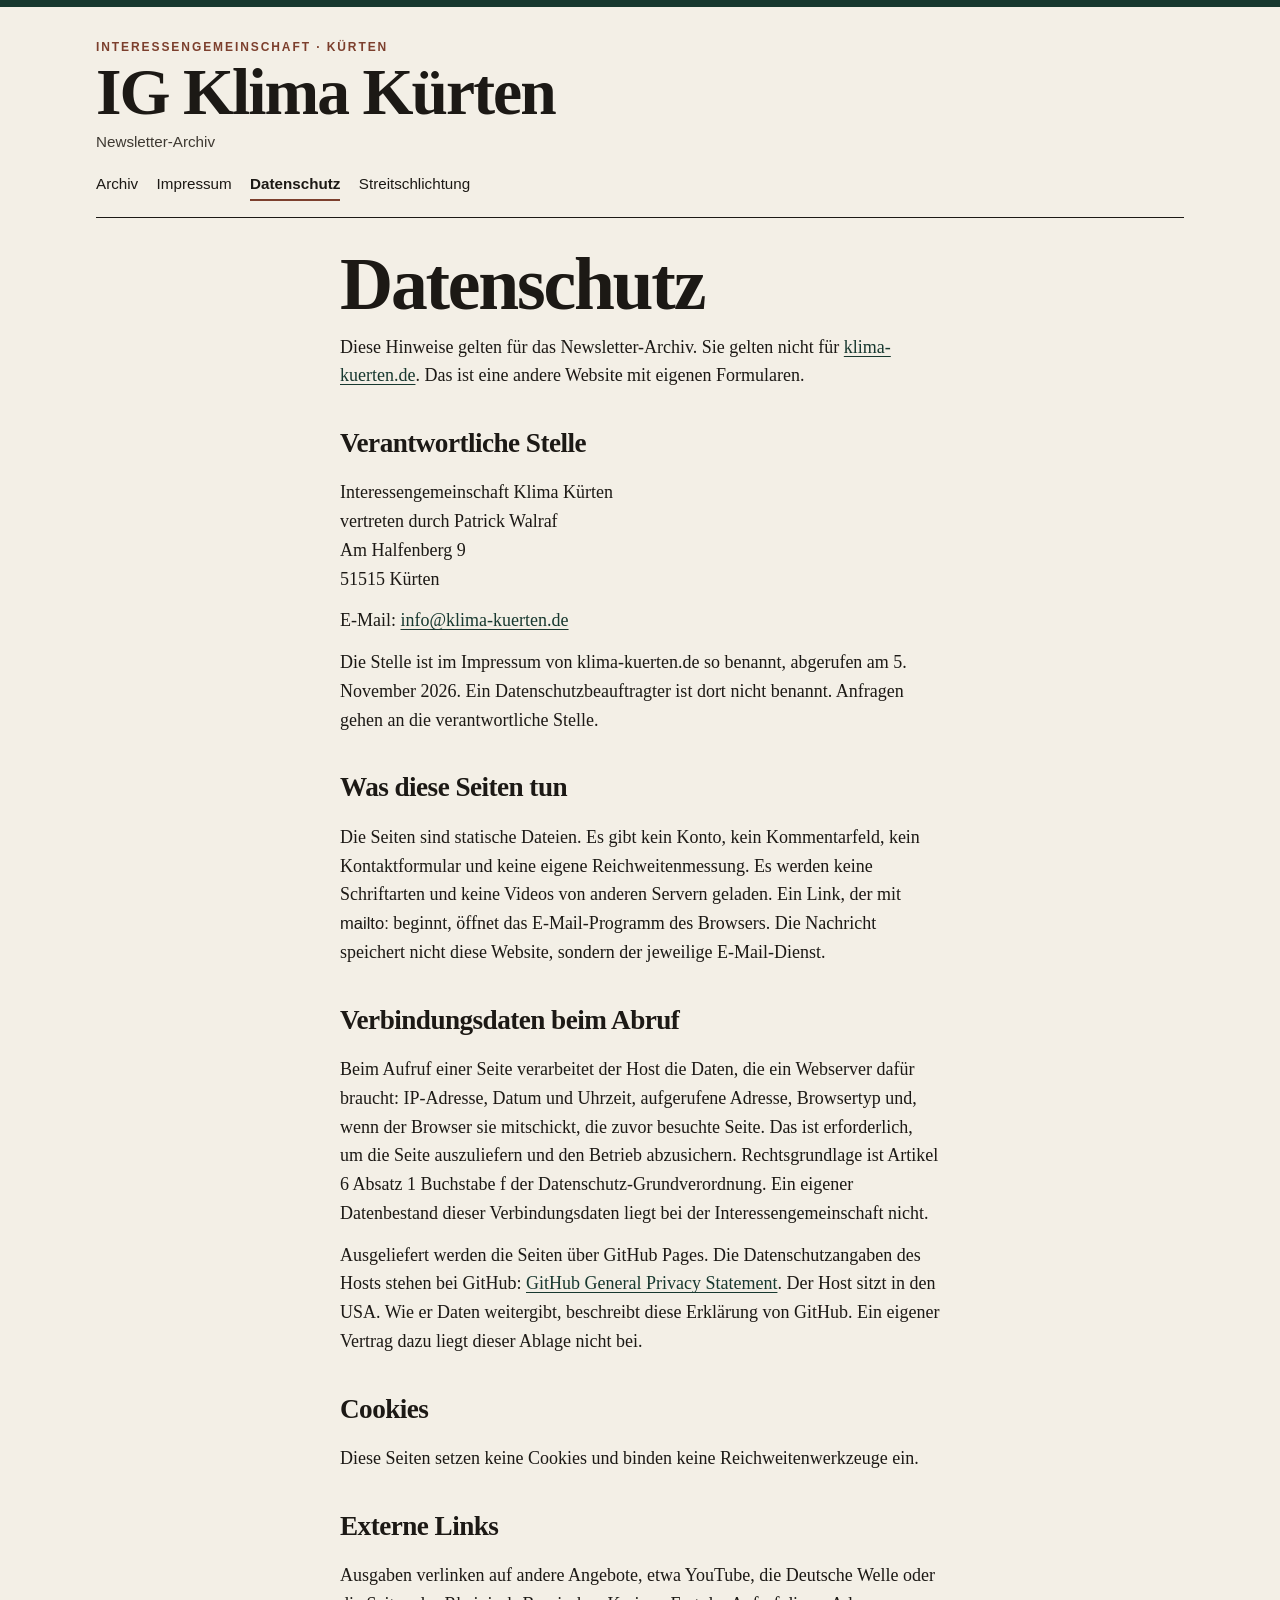
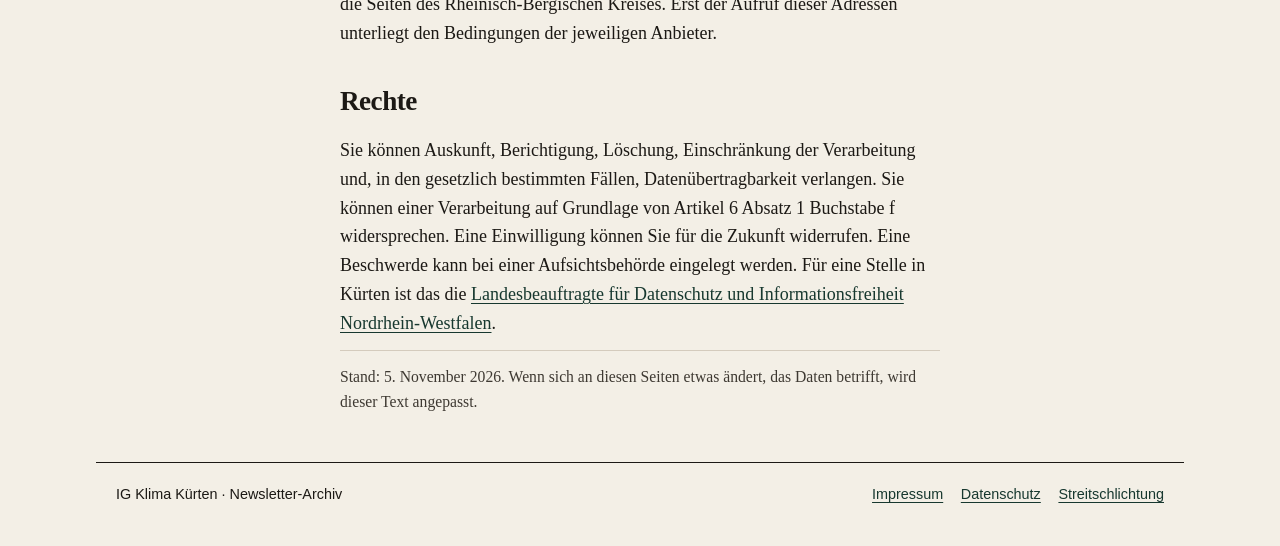
<file: datenschutz/index.html>
<!DOCTYPE html>
<html lang="de">
<head>
  <meta charset="utf-8">
  <meta name="viewport" content="width=device-width, initial-scale=1">
  <meta name="description" content="Datenschutzhinweise für das Newsletter-Archiv der IG Klima Kürten.">
  <title>Datenschutz – IG Klima Kürten</title>
  <link rel="stylesheet" href="../css/styles.css">
</head>
<body>
  <a class="skip-link" href="#inhalt">Zum Inhalt</a>

  <header class="mast">
    <div class="mast__inner">
      <p class="eyebrow">Interessengemeinschaft · Kürten</p>
      <a class="wordmark" href="../">IG Klima Kürten</a>
      <p class="mast__line">Newsletter-Archiv</p>
      <nav class="mast-nav" aria-label="Seiten">
        <a href="../">Archiv</a>
        <a href="../impressum/">Impressum</a>
        <a href="./" aria-current="page">Datenschutz</a>
        <a href="../streitschlichtung/">Streitschlichtung</a>
      </nav>
    </div>
  </header>

  <main class="prose" id="inhalt">
    <h1>Datenschutz</h1>
    <p>Diese Hinweise gelten für das Newsletter-Archiv. Sie gelten nicht für <a href="https://klima-kuerten.de">klima-kuerten.de</a>. Das ist eine andere Website mit eigenen Formularen.</p>

    <h2>Verantwortliche Stelle</h2>
    <p>
      Interessengemeinschaft Klima Kürten<br>
      vertreten durch Patrick Walraf<br>
      Am Halfenberg 9<br>
      51515 Kürten
    </p>
    <p>E-Mail: <a href="mailto:info@klima-kuerten.de">info@klima-kuerten.de</a></p>
    <p>Die Stelle ist im Impressum von klima-kuerten.de so benannt, abgerufen am 5. November 2026. Ein Datenschutzbeauftragter ist dort nicht benannt. Anfragen gehen an die verantwortliche Stelle.</p>

    <h2>Was diese Seiten tun</h2>
    <p>Die Seiten sind statische Dateien. Es gibt kein Konto, kein Kommentarfeld, kein Kontaktformular und keine eigene Reichweitenmessung. Es werden keine Schriftarten und keine Videos von anderen Servern geladen. Ein Link, der mit <span class="path">mailto:</span> beginnt, öffnet das E-Mail-Programm des Browsers. Die Nachricht speichert nicht diese Website, sondern der jeweilige E-Mail-Dienst.</p>

    <h2>Verbindungsdaten beim Abruf</h2>
    <p>Beim Aufruf einer Seite verarbeitet der Host die Daten, die ein Webserver dafür braucht: IP-Adresse, Datum und Uhrzeit, aufgerufene Adresse, Browsertyp und, wenn der Browser sie mitschickt, die zuvor besuchte Seite. Das ist erforderlich, um die Seite auszuliefern und den Betrieb abzusichern. Rechtsgrundlage ist Artikel 6 Absatz 1 Buchstabe f der Datenschutz-Grundverordnung. Ein eigener Datenbestand dieser Verbindungsdaten liegt bei der Interessengemeinschaft nicht.</p>
    <p>Ausgeliefert werden die Seiten über GitHub Pages. Die Datenschutzangaben des Hosts stehen bei GitHub: <a href="https://docs.github.com/en/site-policy/privacy-policies/github-general-privacy-statement">GitHub General Privacy Statement</a>. Der Host sitzt in den USA. Wie er Daten weitergibt, beschreibt diese Erklärung von GitHub. Ein eigener Vertrag dazu liegt dieser Ablage nicht bei.</p>

    <h2>Cookies</h2>
    <p>Diese Seiten setzen keine Cookies und binden keine Reichweitenwerkzeuge ein.</p>

    <h2>Externe Links</h2>
    <p>Ausgaben verlinken auf andere Angebote, etwa YouTube, die Deutsche Welle oder die Seiten des Rheinisch-Bergischen Kreises. Erst der Aufruf dieser Adressen unterliegt den Bedingungen der jeweiligen Anbieter.</p>

    <h2>Rechte</h2>
    <p>Sie können Auskunft, Berichtigung, Löschung, Einschränkung der Verarbeitung und, in den gesetzlich bestimmten Fällen, Datenübertragbarkeit verlangen. Sie können einer Verarbeitung auf Grundlage von Artikel 6 Absatz 1 Buchstabe f widersprechen. Eine Einwilligung können Sie für die Zukunft widerrufen. Eine Beschwerde kann bei einer Aufsichtsbehörde eingelegt werden. Für eine Stelle in Kürten ist das die <a href="https://www.ldi.nrw.de/">Landesbeauftragte für Datenschutz und Informationsfreiheit Nordrhein-Westfalen</a>.</p>

    <p class="note">Stand: 5. November 2026. Wenn sich an diesen Seiten etwas ändert, das Daten betrifft, wird dieser Text angepasst.</p>
  </main>

  <footer class="colophon">
    <p>IG Klima Kürten · Newsletter-Archiv</p>
    <nav aria-label="Rechtliches">
      <a href="../impressum/">Impressum</a>
      <a href="./">Datenschutz</a>
      <a href="../streitschlichtung/">Streitschlichtung</a>
    </nav>
  </footer>
</body>
</html>
</file>
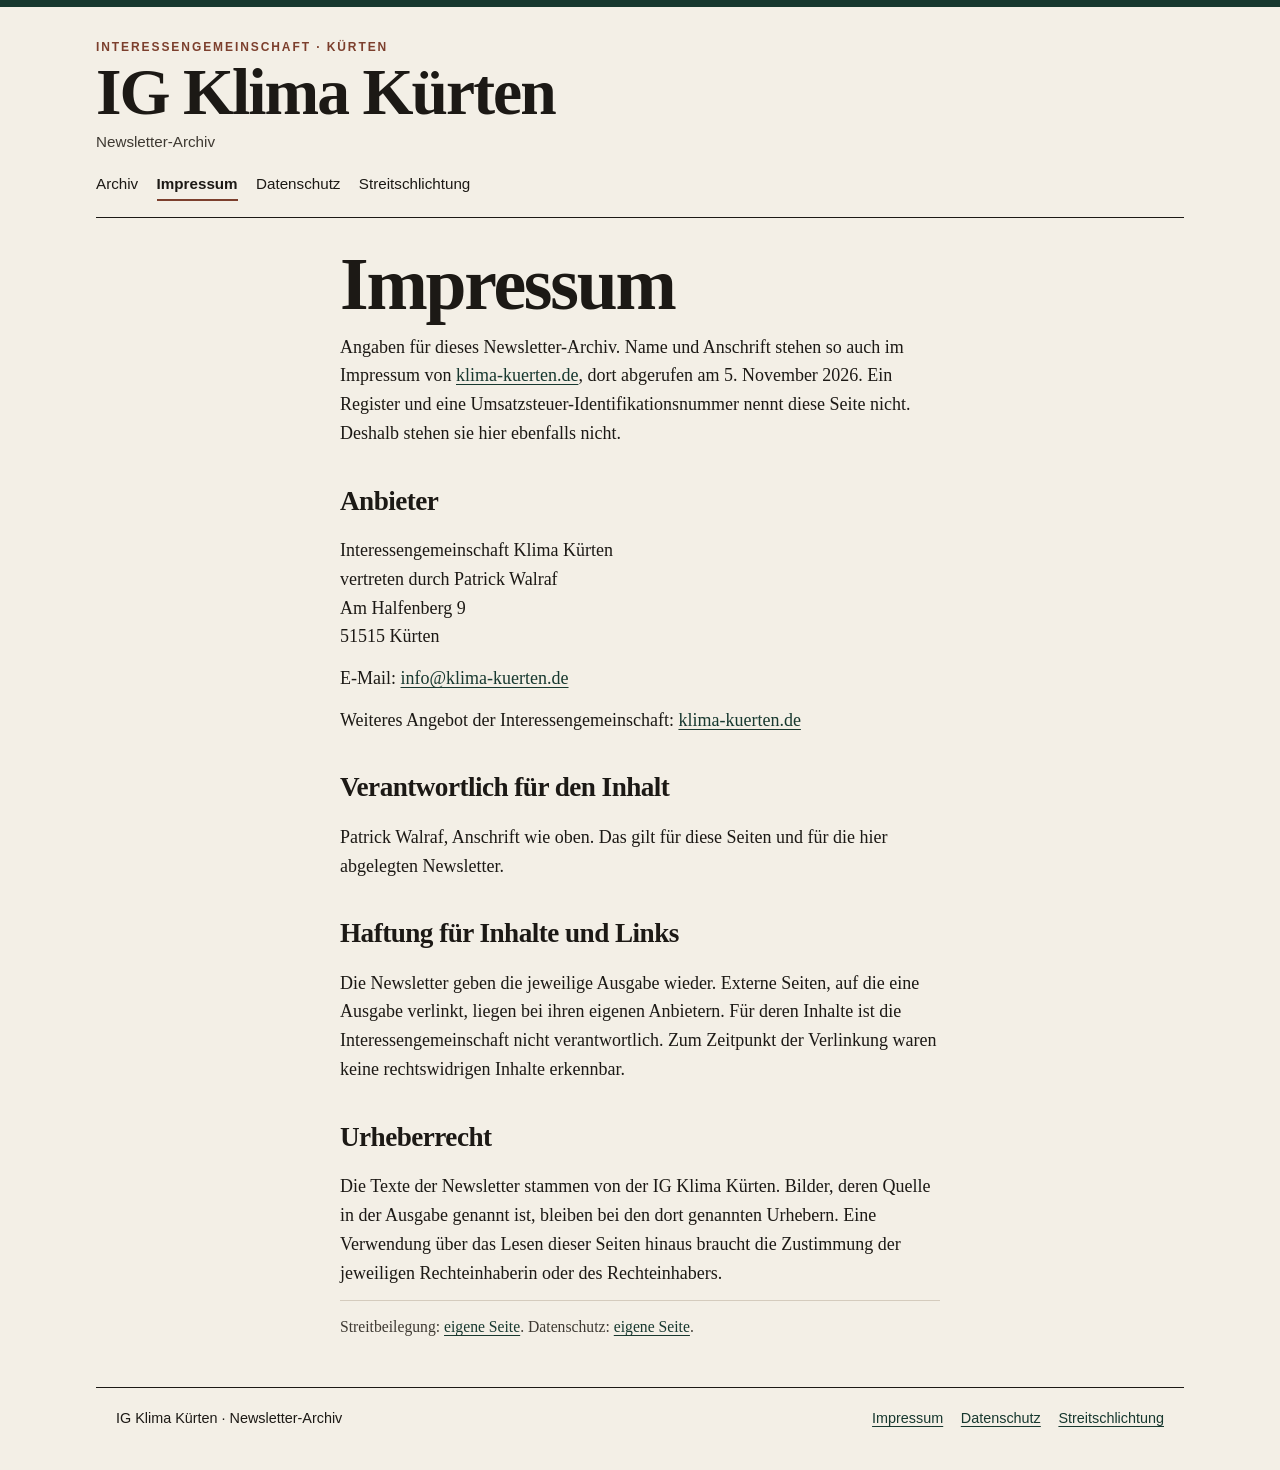
<file: impressum/index.html>
<!DOCTYPE html>
<html lang="de">
<head>
  <meta charset="utf-8">
  <meta name="viewport" content="width=device-width, initial-scale=1">
  <meta name="description" content="Impressum des Newsletter-Archivs der IG Klima Kürten.">
  <title>Impressum – IG Klima Kürten</title>
  <link rel="stylesheet" href="../css/styles.css">
</head>
<body>
  <a class="skip-link" href="#inhalt">Zum Inhalt</a>

  <header class="mast">
    <div class="mast__inner">
      <p class="eyebrow">Interessengemeinschaft · Kürten</p>
      <a class="wordmark" href="../">IG Klima Kürten</a>
      <p class="mast__line">Newsletter-Archiv</p>
      <nav class="mast-nav" aria-label="Seiten">
        <a href="../">Archiv</a>
        <a href="./" aria-current="page">Impressum</a>
        <a href="../datenschutz/">Datenschutz</a>
        <a href="../streitschlichtung/">Streitschlichtung</a>
      </nav>
    </div>
  </header>

  <main class="prose" id="inhalt">
    <h1>Impressum</h1>
    <p>Angaben für dieses Newsletter-Archiv. Name und Anschrift stehen so auch im Impressum von <a href="https://klima-kuerten.de/impressum-datenschutz/">klima-kuerten.de</a>, dort abgerufen am 5. November 2026. Ein Register und eine Umsatzsteuer-Identifikationsnummer nennt diese Seite nicht. Deshalb stehen sie hier ebenfalls nicht.</p>

    <h2>Anbieter</h2>
    <p>
      Interessengemeinschaft Klima Kürten<br>
      vertreten durch Patrick Walraf<br>
      Am Halfenberg 9<br>
      51515 Kürten
    </p>
    <p>E-Mail: <a href="mailto:info@klima-kuerten.de">info@klima-kuerten.de</a></p>
    <p>Weiteres Angebot der Interessengemeinschaft: <a href="https://klima-kuerten.de">klima-kuerten.de</a></p>

    <h2>Verantwortlich für den Inhalt</h2>
    <p>Patrick Walraf, Anschrift wie oben. Das gilt für diese Seiten und für die hier abgelegten Newsletter.</p>

    <h2>Haftung für Inhalte und Links</h2>
    <p>Die Newsletter geben die jeweilige Ausgabe wieder. Externe Seiten, auf die eine Ausgabe verlinkt, liegen bei ihren eigenen Anbietern. Für deren Inhalte ist die Interessengemeinschaft nicht verantwortlich. Zum Zeitpunkt der Verlinkung waren keine rechtswidrigen Inhalte erkennbar.</p>

    <h2>Urheberrecht</h2>
    <p>Die Texte der Newsletter stammen von der IG Klima Kürten. Bilder, deren Quelle in der Ausgabe genannt ist, bleiben bei den dort genannten Urhebern. Eine Verwendung über das Lesen dieser Seiten hinaus braucht die Zustimmung der jeweiligen Rechteinhaberin oder des Rechteinhabers.</p>

    <p class="note">Streitbeilegung: <a href="../streitschlichtung/">eigene Seite</a>. Datenschutz: <a href="../datenschutz/">eigene Seite</a>.</p>
  </main>

  <footer class="colophon">
    <p>IG Klima Kürten · Newsletter-Archiv</p>
    <nav aria-label="Rechtliches">
      <a href="./">Impressum</a>
      <a href="../datenschutz/">Datenschutz</a>
      <a href="../streitschlichtung/">Streitschlichtung</a>
    </nav>
  </footer>
</body>
</html>
</file>
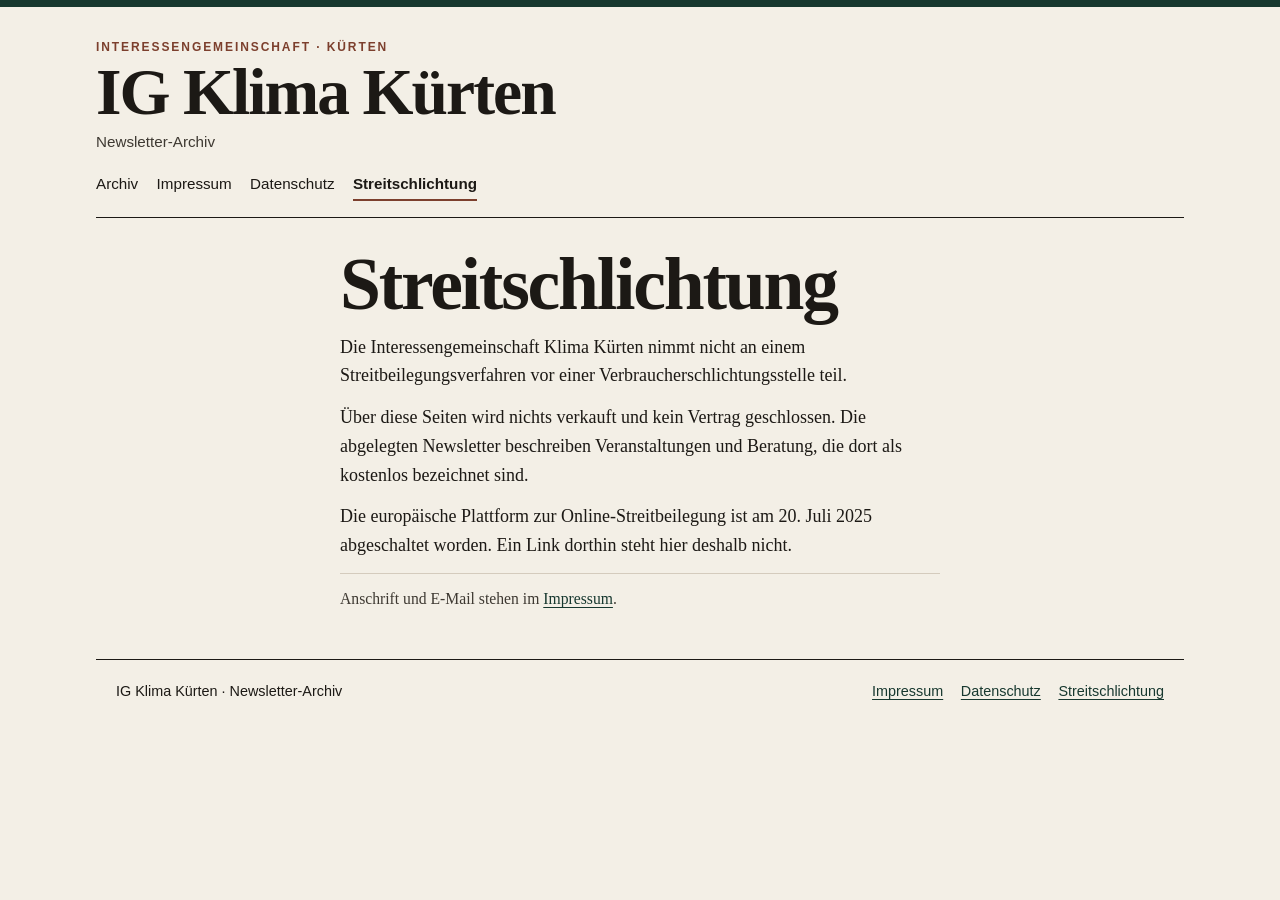
<file: streitschlichtung/index.html>
<!DOCTYPE html>
<html lang="de">
<head>
  <meta charset="utf-8">
  <meta name="viewport" content="width=device-width, initial-scale=1">
  <meta name="description" content="Hinweis zur Streitbeilegung für das Newsletter-Archiv der IG Klima Kürten.">
  <title>Streitschlichtung – IG Klima Kürten</title>
  <link rel="stylesheet" href="../css/styles.css">
</head>
<body>
  <a class="skip-link" href="#inhalt">Zum Inhalt</a>

  <header class="mast">
    <div class="mast__inner">
      <p class="eyebrow">Interessengemeinschaft · Kürten</p>
      <a class="wordmark" href="../">IG Klima Kürten</a>
      <p class="mast__line">Newsletter-Archiv</p>
      <nav class="mast-nav" aria-label="Seiten">
        <a href="../">Archiv</a>
        <a href="../impressum/">Impressum</a>
        <a href="../datenschutz/">Datenschutz</a>
        <a href="./" aria-current="page">Streitschlichtung</a>
      </nav>
    </div>
  </header>

  <main class="prose" id="inhalt">
    <h1>Streitschlichtung</h1>
    <p>Die Interessengemeinschaft Klima Kürten nimmt nicht an einem Streitbeilegungsverfahren vor einer Verbraucherschlichtungsstelle teil.</p>
    <p>Über diese Seiten wird nichts verkauft und kein Vertrag geschlossen. Die abgelegten Newsletter beschreiben Veranstaltungen und Beratung, die dort als kostenlos bezeichnet sind.</p>
    <p>Die europäische Plattform zur Online-Streitbeilegung ist am 20. Juli 2025 abgeschaltet worden. Ein Link dorthin steht hier deshalb nicht.</p>
    <p class="note">Anschrift und E-Mail stehen im <a href="../impressum/">Impressum</a>.</p>
  </main>

  <footer class="colophon">
    <p>IG Klima Kürten · Newsletter-Archiv</p>
    <nav aria-label="Rechtliches">
      <a href="../impressum/">Impressum</a>
      <a href="../datenschutz/">Datenschutz</a>
      <a href="./">Streitschlichtung</a>
    </nav>
  </footer>
</body>
</html>
</file>
<file: css/styles.css>
/* IG Klima Kürten – Newsletter-Archiv */

:root {
  --paper: #f3efe6;
  --paper-raised: #faf7f1;
  --ink: #1c1915;
  --ink-soft: #3e3932;
  --pine: #17382f;
  --line: #d4cbbd;
  --copper: #7c3f2d;
  --focus: #17382f;
  --serif: "Iowan Old Style", Palatino, "Palatino Linotype", "Book Antiqua", Georgia, serif;
  --sans: "Avenir Next", "Segoe UI", sans-serif;
  --measure: 40rem;
  --wide: 68rem;
  --sidebar: 16rem;
}

*,
*::before,
*::after {
  box-sizing: border-box;
}

html {
  color-scheme: light;
  font-size: 100%;
  scroll-behavior: smooth;
  scroll-padding-top: 1.25rem;
}

@media (prefers-reduced-motion: reduce) {
  html {
    scroll-behavior: auto;
  }

  *,
  *::before,
  *::after {
    animation-duration: 0.01ms !important;
    animation-iteration-count: 1 !important;
    transition-duration: 0.01ms !important;
  }
}

body {
  margin: 0;
  color: var(--ink);
  background:
    linear-gradient(var(--pine), var(--pine)) top / 100% 0.45rem no-repeat,
    var(--paper);
  font-family: var(--serif);
  font-size: 1.125rem;
  line-height: 1.6;
}

img {
  max-width: 100%;
  height: auto;
  display: block;
}

a {
  color: var(--pine);
  text-decoration-thickness: 1px;
  text-underline-offset: 0.18em;
}

a:hover {
  color: var(--copper);
}

a:focus-visible,
button:focus-visible {
  outline: 3px solid var(--focus);
  outline-offset: 3px;
}

.skip-link {
  position: absolute;
  left: 0.75rem;
  top: 0.75rem;
  padding: 0.5rem 0.8rem;
  background: var(--paper-raised);
  color: var(--ink);
  transform: translateY(-150%);
  z-index: 10;
}

.skip-link:focus {
  transform: none;
}

.mast {
  padding: 2.4rem 1.25rem 0;
}

.mast__inner {
  max-width: var(--wide);
  margin: 0 auto;
  border-bottom: 1px solid var(--ink);
  padding-bottom: 1rem;
}

.eyebrow {
  margin: 0;
  font-family: var(--sans);
  font-size: 0.75rem;
  font-weight: 600;
  letter-spacing: 0.16em;
  text-transform: uppercase;
  color: var(--copper);
}

.wordmark {
  display: inline-block;
  margin-top: 0.2rem;
  color: var(--ink);
  font-size: clamp(2.4rem, 6vw, 4.1rem);
  font-weight: 600;
  letter-spacing: -0.03em;
  line-height: 0.95;
  text-decoration: none;
}

.wordmark:hover {
  color: var(--pine);
}

.mast__line {
  margin: 0.45rem 0 0;
  font-family: var(--sans);
  font-size: 0.95rem;
  color: var(--ink-soft);
}

.mast-nav {
  display: flex;
  flex-wrap: wrap;
  gap: 0.35rem 1.15rem;
  margin-top: 1.1rem;
  font-family: var(--sans);
  font-size: 0.95rem;
}

.mast-nav a {
  color: var(--ink);
  text-decoration: none;
  border-bottom: 2px solid transparent;
  padding-bottom: 0.15rem;
}

.mast-nav a[aria-current="page"] {
  border-bottom-color: var(--copper);
  font-weight: 600;
}

.mast-nav a:hover {
  border-bottom-color: var(--pine);
  color: var(--pine);
}

.front {
  padding: 0 1.25rem 3rem;
}

.feature,
.archive,
.prose {
  max-width: var(--wide);
  margin: 0 auto;
}

.feature {
  display: grid;
  gap: 1.5rem;
  padding: 2.2rem 0 2rem;
  border-bottom: 1px solid var(--line);
}

@media (min-width: 48rem) {
  .feature {
    grid-template-columns: minmax(14rem, 0.8fr) 1.4fr;
    gap: 3rem;
    align-items: end;
  }
}

.kicker {
  margin: 0 0 0.4rem;
  font-family: var(--sans);
  font-size: 0.75rem;
  font-weight: 600;
  letter-spacing: 0.14em;
  text-transform: uppercase;
  color: var(--copper);
}

.feature h1,
.prose h1,
.page-intro h1 {
  margin: 0;
  font-size: clamp(2.6rem, 7vw, 4.6rem);
  font-weight: 600;
  letter-spacing: -0.03em;
  line-height: 0.95;
}

.text-link {
  display: inline-block;
  margin-top: 1.1rem;
  font-family: var(--sans);
  font-size: 1rem;
  font-weight: 600;
}

.feature__body p {
  margin: 0.9rem 0 0;
  max-width: 38rem;
  color: var(--ink-soft);
}

.feature__logo {
  width: min(100%, 220px);
  background: #fff;
  border: 1px solid var(--line);
}

.archive {
  padding-top: 2.2rem;
}

.archive__head {
  display: grid;
  gap: 0.6rem;
  max-width: 40rem;
}

.archive h2,
.prose h2 {
  margin: 0;
  font-size: 1.7rem;
  font-weight: 600;
  letter-spacing: -0.02em;
}

.path {
  font-family: var(--sans);
  font-size: 0.92em;
}

.issue-list {
  list-style: none;
  margin: 1.4rem 0 0;
  padding: 0;
  border-top: 1px solid var(--ink);
}

.issue {
  display: grid;
  gap: 0.2rem 1.5rem;
  padding: 1rem 0.2rem;
  border-bottom: 1px solid var(--line);
  color: inherit;
  text-decoration: none;
}

@media (min-width: 48rem) {
  .issue {
    grid-template-columns: 11rem 1fr auto;
    align-items: baseline;
  }
}

.issue:hover {
  background: var(--paper-raised);
}

.issue__date {
  font-family: var(--sans);
  font-size: 0.95rem;
  font-weight: 600;
}

.issue__title {
  font-size: 1.2rem;
}

.issue__go {
  font-family: var(--sans);
  font-size: 0.85rem;
  letter-spacing: 0.08em;
  text-transform: uppercase;
  color: var(--copper);
}

.prose {
  max-width: var(--measure);
  padding: 2rem 1.25rem 3rem;
}

.prose h2 {
  margin-top: 2rem;
}

.prose p,
.prose ul {
  margin: 0.8rem 0 0;
}

.prose ul {
  padding-left: 1.2rem;
}

.note {
  margin-top: 1.4rem;
  padding-top: 0.8rem;
  border-top: 1px solid var(--line);
  font-size: 0.98rem;
  color: var(--ink-soft);
}

.colophon {
  max-width: var(--wide);
  margin: 0 auto;
  padding: 1.2rem 1.25rem 2.5rem;
  display: flex;
  flex-wrap: wrap;
  gap: 0.4rem 1.4rem;
  justify-content: space-between;
  border-top: 1px solid var(--ink);
  font-family: var(--sans);
  font-size: 0.9rem;
}

.colophon p {
  margin: 0;
}

.colophon nav {
  display: flex;
  flex-wrap: wrap;
  gap: 0.8rem 1.1rem;
}

.layout {
  max-width: var(--wide);
  margin: 0 auto;
  padding: 1.4rem 1.25rem 2rem;
  display: grid;
  gap: 1.5rem;
}

@media (min-width: 56rem) {
  .layout {
    grid-template-columns: var(--sidebar) minmax(0, 1fr);
    align-items: start;
    gap: 2.5rem;
  }
}

.nav-toggle {
  justify-self: start;
  font-family: var(--sans);
  font-size: 1rem;
  color: var(--paper-raised);
  background: var(--pine);
  border: 2px solid var(--pine);
  padding: 0.45rem 0.8rem;
  cursor: pointer;
}

.site-nav {
  background: var(--paper-raised);
  border: 1px solid var(--line);
  padding: 0.9rem 1rem 1rem;
}

.site-nav[hidden] {
  display: none;
}

@media (min-width: 56rem) {
  .nav-toggle {
    display: none;
  }

  .site-nav {
    position: sticky;
    top: 1rem;
  }
}

.site-nav__title {
  margin: 0 0 0.4rem;
  font-family: var(--sans);
  font-size: 0.75rem;
  font-weight: 600;
  letter-spacing: 0.14em;
  text-transform: uppercase;
  color: var(--copper);
}

.site-nav ol {
  margin: 0;
  padding-left: 1.15rem;
}

.site-nav li {
  margin: 0.35rem 0;
}

.site-nav a {
  color: var(--ink);
  text-decoration: none;
}

.site-nav a:hover,
.site-nav a[aria-current="location"] {
  text-decoration: underline;
  text-decoration-color: var(--copper);
  text-decoration-thickness: 2px;
}

.main-inner {
  max-width: 42rem;
}

.page-intro {
  padding-bottom: 1.2rem;
  margin-bottom: 0.4rem;
  border-bottom: 1px solid var(--ink);
}

.page-intro .lede {
  margin: 0.4rem 0 0;
  font-family: var(--sans);
  color: var(--ink-soft);
}

.article-section {
  padding-top: 0.4rem;
  margin-top: 1.6rem;
}

.article-section h2 {
  margin: 0 0 0.7rem;
  font-size: clamp(1.6rem, 3vw, 2.1rem);
  line-height: 1.15;
  letter-spacing: -0.02em;
}

.article-section p,
.closing p {
  margin: 0.75rem 0 0;
}

.figure {
  margin: 1.1rem 0;
}

.figure img {
  background: #fff;
  border: 1px solid var(--line);
}

.figure figcaption {
  margin-top: 0.35rem;
  font-family: var(--sans);
  font-size: 0.85rem;
  color: var(--ink-soft);
}

.figure--portrait {
  max-width: 22rem;
}

.stat-list {
  margin: 0.8rem 0 0;
  padding-left: 1.2rem;
}

.closing {
  margin-top: 1.2rem;
  padding-top: 0.8rem;
  border-top: 1px solid var(--line);
}

.back-to-top {
  display: inline-block;
  margin-top: 2rem;
  font-family: var(--sans);
  font-size: 0.95rem;
}
</file>
